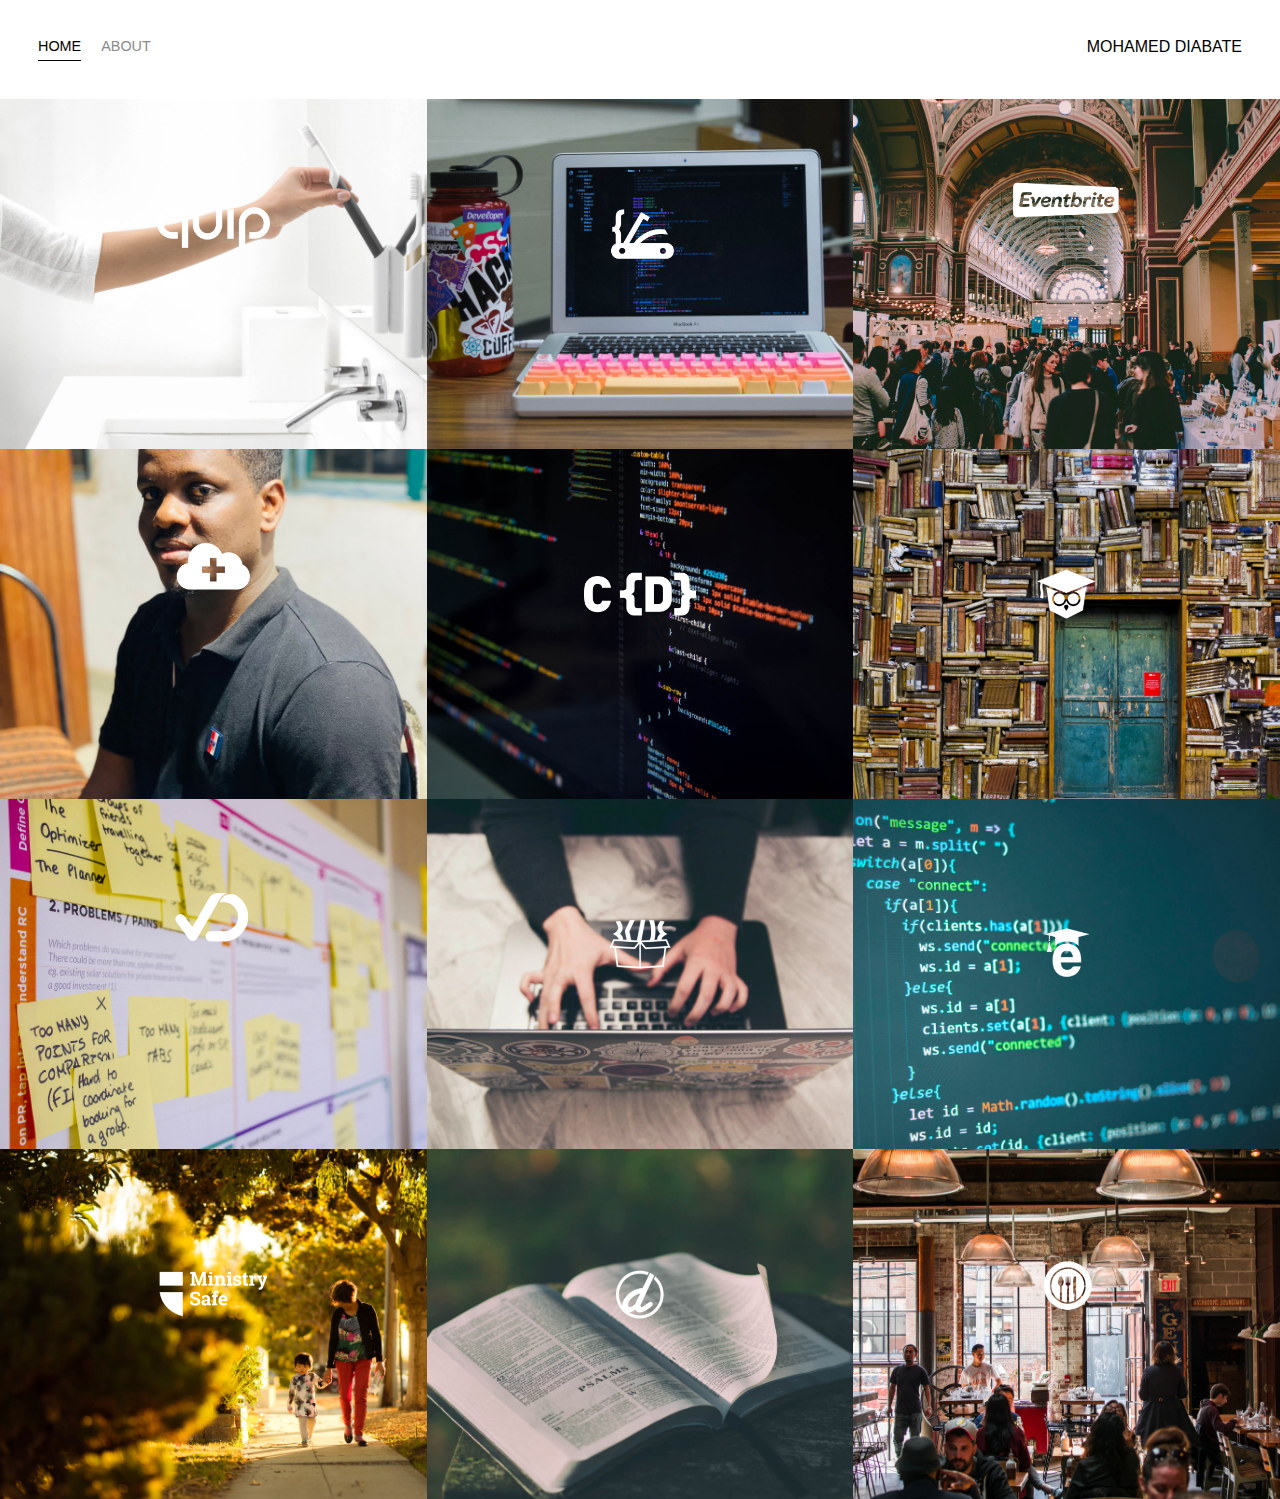
<file: index.html>
<!DOCTYPE html>
<head>
    <meta charset="UTF-8">
    
    <title>My Website</title>
    <link rel="preconnect" href="https://fonts.googleapis.com">
    <link rel="preconnect" href="https://fonts.gstatic.com" crossorigin>
    <link href="https://fonts.googleapis.com/css2?family=Averia+Serif+Libre:wght@300&display=swap" rel="stylesheet">

    <link rel="stylesheet" href="styles.css">
</head>
<body>
        <div class="container">
            <div class="nav-wrapper">
                <div class="left-side">
                <div class="nav-link-wrapper active-nav-link">
                <a href="index.html">HOME</a>
            </div>
            <div class="nav-link-wrapper">
                <a href="about.html">ABOUT</a>
                </div>
            </div>

            <div class="right-side">
                <div class="brand">
                <div>MOHAMED DIABATE</div>
            </div>

            </div>

        </div> 
        
        <div class="content-wrapper">
            <div class="portfolio-items-wrapper">

                    <div class="portfolio-item-wrapper"> 
                        <div class="portfolio-img-background" style="background-image: url(images/portfolio1.jpg)"></div>
                        <div class="img-text-wrapper">
                            <div class="logo-wrapper">
                                <img src="images/logos/quip.png">
                            </div>

                            <div class="subtitle">
                    I built the Quip Ecommence platform, named a Top 25 Invention by Time Magazine in 2016.
                            </div>
                        </div>
                    </div>   

                    <div class="portfolio-item-wrapper"> 
                        <div class="portfolio-img-background" style="background-image: url(images/portfolio2.jpg)"></div>
                        <div class="img-text-wrapper">
                            <div class="logo-wrapper">
                                <img src="images/logos/devcamp (1).png">
                            </div>

                            <div class="subtitle">
                    Coding bootcamp and learning management system.
                            </div>
                        </div>
                    </div>

                    <div class="portfolio-item-wrapper"> 
                        <div class="portfolio-img-background" style="background-image: url(images/portfolio3.jpg)"></div>
                        <div class="img-text-wrapper">
                            <div class="logo-wrapper">
                                <img src="images/logos/eventbrite.png">
                            </div>

                            <div class="subtitle">
                    Eventbrite is the leading event management platform on the web with millions of utilizing their applicatios
                    to find, register or, and management events in numerous industries.
                            </div>
                        </div>
                    </div>

                    <div class="portfolio-item-wrapper"> 
                        <div class="portfolio-img-background" style="background-image: url(images/portfolio4.jpg)"></div>
                        <div class="img-text-wrapper">
                            <div class="logo-wrapper">
                                <img src="images/logos/shop-hacker.png">
                            </div>

                            <div class="subtitle">
                    Shop Hacker allows you to easily import digital products such as elearning courses, software, and games directly
                    into your ecommence store.
                            </div>
                        </div>
                    </div>

                    <div class="portfolio-item-wrapper"> 
                        <div class="portfolio-img-background" style="background-image: url(images/portfolio5.jpg)"></div>
                        <div class="img-text-wrapper">
                            <div class="logo-wrapper">
                                <img src="images/logos/crondose.png">
                            </div>

                            <div class="subtitle">
                    Online tutorials and productivity tips.
                            </div>
                        </div>
                    </div>

                    <div class="portfolio-item-wrapper"> 
                        <div class="portfolio-img-background" style="background-image: url(images/portfolio6.jpg)"></div>
                        <div class="img-text-wrapper">
                            <div class="logo-wrapper">
                                <img src="images/logos/dailysmarty.png">
                            </div>

                            <div class="subtitle">
                    Keep track of what you learn every day.
                            </div>
                        </div>
                    </div>

                    <div class="portfolio-item-wrapper"> 
                        <div class="portfolio-img-background" style="background-image: url(images/portfolio7.jpg)"></div>
                        <div class="img-text-wrapper">
                            <div class="logo-wrapper">
                                <img src="images/logos/dashtrack (2).png">
                            </div>

                            <div class="subtitle">
                    What you track improves. Dashtrack is a journal that makes it easy to track your daily tasks and make the most
                    of your time each day.
                            </div>
                        </div>
                    </div>

                        <div class="portfolio-item-wrapper"> 
                        <div class="portfolio-img-background" style="background-image: url(images/portfolio8.jpg)"></div>
                        <div class="img-text-wrapper">
                            <div class="logo-wrapper">
                                <img src="images/logos/devtrunk.png">
                            </div>

                            <div class="subtitle">
                            Online shop for developper happiness.
                            </div>
                        </div>
                    </div>

                       <div class="portfolio-item-wrapper"> 
                        <div class="portfolio-img-background" style="background-image: url(images/portfolio9.jpg)"></div>
                        <div class="img-text-wrapper">
                            <div class="logo-wrapper">
                                <img src="images/logos/edutechional (1).png">
                            </div>

                            <div class="subtitle">
                    Online technology tutorials.
                            </div>
                        </div>
                    </div>

                       <div class="portfolio-item-wrapper"> 
                        <div class="portfolio-img-background" style="background-image: url(images/portfolio10.jpg)"></div>
                        <div class="img-text-wrapper">
                            <div class="logo-wrapper">
                                <img src="images/logos/ministry-safe.png">
                            </div>

                            <div class="subtitle">
                            A complete child safety system for organizations.
                            </div>
                        </div>
                    </div>

                       <div class="portfolio-item-wrapper"> 
                        <div class="portfolio-img-background" style="background-image: url(images/portfolio11.jpg)"></div>
                        <div class="img-text-wrapper">
                            <div class="logo-wrapper">
                                <img src="images/logos/open-devos.png">
                            </div>

                            <div class="subtitle">
                            Publish and share daily devotioals.
                            </div>
                        </div>
                    </div>

                     <div class="portfolio-item-wrapper"> 
                        <div class="portfolio-img-background" style="background-image: url(images/portfolio12.jpg)"></div>
                        <div class="img-text-wrapper">
                            <div class="logo-wrapper">
                                <img src="images/logos/toastability.png">
                            </div>

                            <div class="subtitle">
                    Easy way to manage the digital life of your bar restaurant.
                            </div>
                        </div>
                    </div>

                 </div>
        </div>
    </div>
</body>
    <script>
        const portfolioItems = document.querySelectorAll('.portfolio-item-wrapper');

        portfolioItems.forEach(portfolioItem => { 
            portfolioItem.addEventListener('mouseover' , () => {
                portfolioItem.childNodes[1].classList.add('img-darken');
            })

            portfolioItem.addEventListener('mouseout' , () => {
                portfolioItem.childNodes[1].classList.remove('img-darken');
            })
        })
    </script>
</html>
</file>
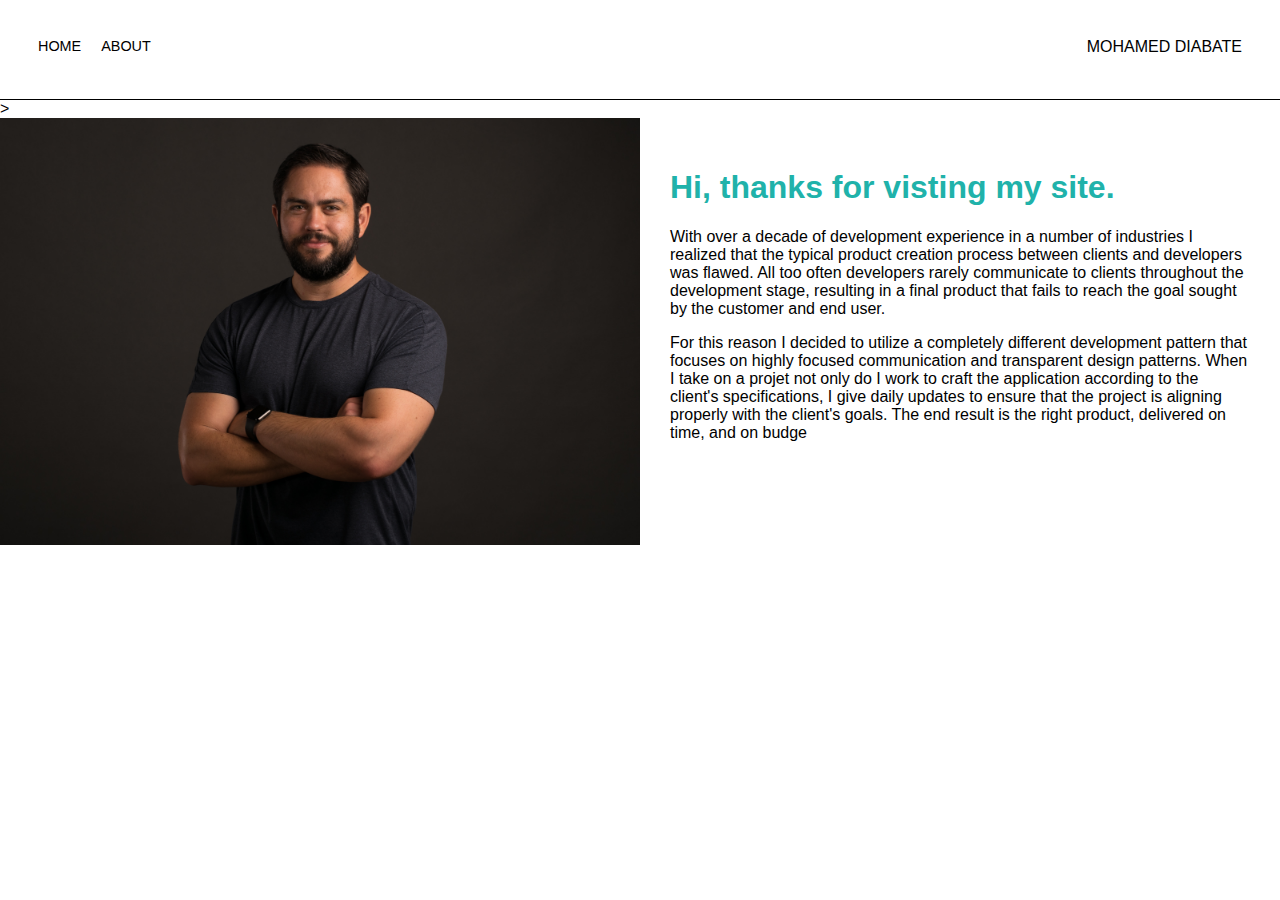
<file: about.html>
<!DOCTYPE html>
<head>
    <meta charset="UTF-8">
    
    <title>About Me</title>
    <link rel="preconnect" href="https://fonts.googleapis.com">
<link rel="preconnect" href="https://fonts.gstatic.com" crossorigin>
<link href="https://fonts.googleapis.com/css2?family=Averia+Serif+Libre:wght@300&display=swap" rel="stylesheet">
    <link rel="stylesheet" href="styles.css">
</head>
<body>
        <div class="container">
            <div class="nav-wrapper active-nav-link">
                <div class="left-side">
                <div class="nav-link-wrapper">
                <a href="index.html">HOME</a>
            </div>
            <div class="nav-link-wrapper">
                <a href="about.html">ABOUT</a>
                </div>
            </div>

            <div class="right-side">
                <div class="brand">
                <div>MOHAMED DIABATE</div>
            </div>
            </div>
        </div> 

        <div class="content-wrapper">>
            <div class="two-column-wrapper">
                <div class="profile-images-wrapper">
                    <img src="images/profile.jpg">
                </div>

                <div class="profile-content-wrapper">
                   <h1>Hi, thanks for visting my site.</h1>  
                   
                <p> With over a decade of development experience in a number of industries I realized that the typical product creation
                  process between clients and developers was flawed. All too often developers rarely communicate to clients throughout
                  the development stage, resulting in a final product that fails to reach the goal sought by the customer and end
                  user.  
                </p>  
                
                <p>For this reason I decided to utilize a completely different development pattern that focuses on highly focused
                    communication and transparent design patterns. When I take on a projet not only do I work to craft the application
                    according to the client's specifications, I give daily updates to ensure that the project is aligning properly
                    with the client's goals. The end result is the right product, delivered on time, and on budge</p>

                </div>
            </div>
            </div>
        </div>
          </div>
        
    
</body>
</html>
</file>
<file: styles.css>
body {
    font-family: "Swap", sans-serif;
    margin: 0px ;


}

.container {
    display: grid;
    grid-template-columns: 1fr;
}


.nav-wrapper {
    display: flex;
    justify-content: space-between;
    padding: 38px;
}

.left-side {
    display: flex;

}

.nav-wrapper > .left-side > div {
   margin-right: 20px;
   font-size: 0.9em;
   text-transform: uppercase;
    
}

.nav-link-wrapper {
    height: 22px;
    border-bottom: 1px solid transparent;
    transition: border-bottom 0.5s;
}

.nav-link-wrapper a {
    color: #8a8a8a;
    text-decoration: none;
    transition: color 0.5s;
}

.nav-link-wrapper:hover {
    border-bottom: 1px solid black;
}

.nav-link-wrapper  a:hover {
    color: black;

}

.active-nav-link {
    border-bottom: 1px solid black;
}
.active-nav-link a {
    color: black !important ;
}



.portfolio-items-wrapper {
    display: grid;
    grid-template-columns: 1fr 1fr 1fr;
}

.portfolio-item-wrapper {
    position: relative;
}

.portfolio-img-background {
    height: 350px;
    width: 100%;
    background-size: cover;
    background-position: center;
    background-repeat: no-repeat;
}


.img-text-wrapper {
    position: absolute;
    top: 0;
    display: flex;
    flex-direction: column;
    justify-content: center;
    align-items: center;
    height: 100%;
    text-align: center;
    padding-left: 100px;
    padding-right: 100px;

}

.logo-wrapper img {
    width: 50%;
    margin-bottom: 20px;
}

.img-text-wrapper .subtitle {
    transition: 1s;
    font-weight: 600;
    color: transparent;
}


.img-text-wrapper:hover .subtitle {
    font-weight: 600;
    color: lightseagreen;
}

.img-darken {
    transition: 1s;
    filter: brightness(10%);
}


.two-column-wrapper {
    display: grid;
    grid-template-columns: 1fr 1fr;
}

.profile-images-wrapper  img {
    width: 100%;
}
.profile-content-wrapper {
    padding: 30px;
}

.profile-content-wrapper h1 {
    color: lightseagreen;
}
</file>
